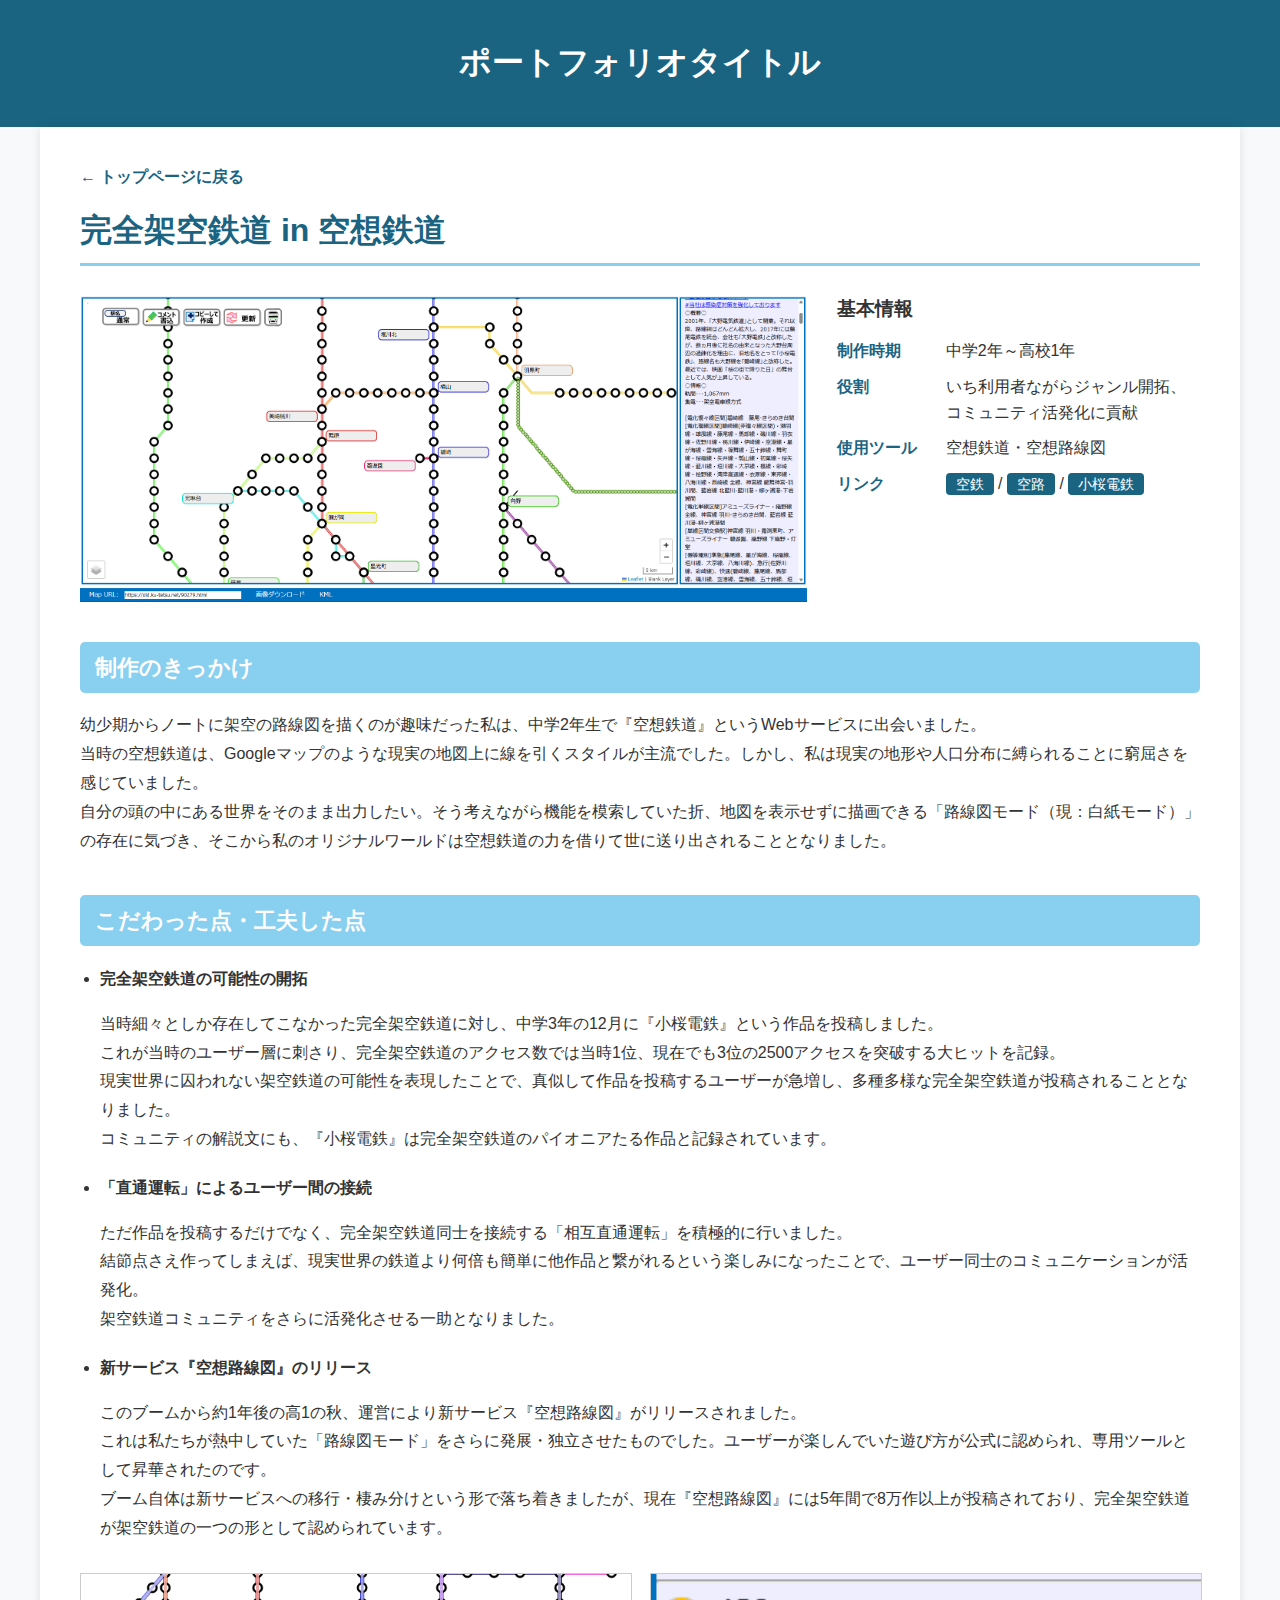
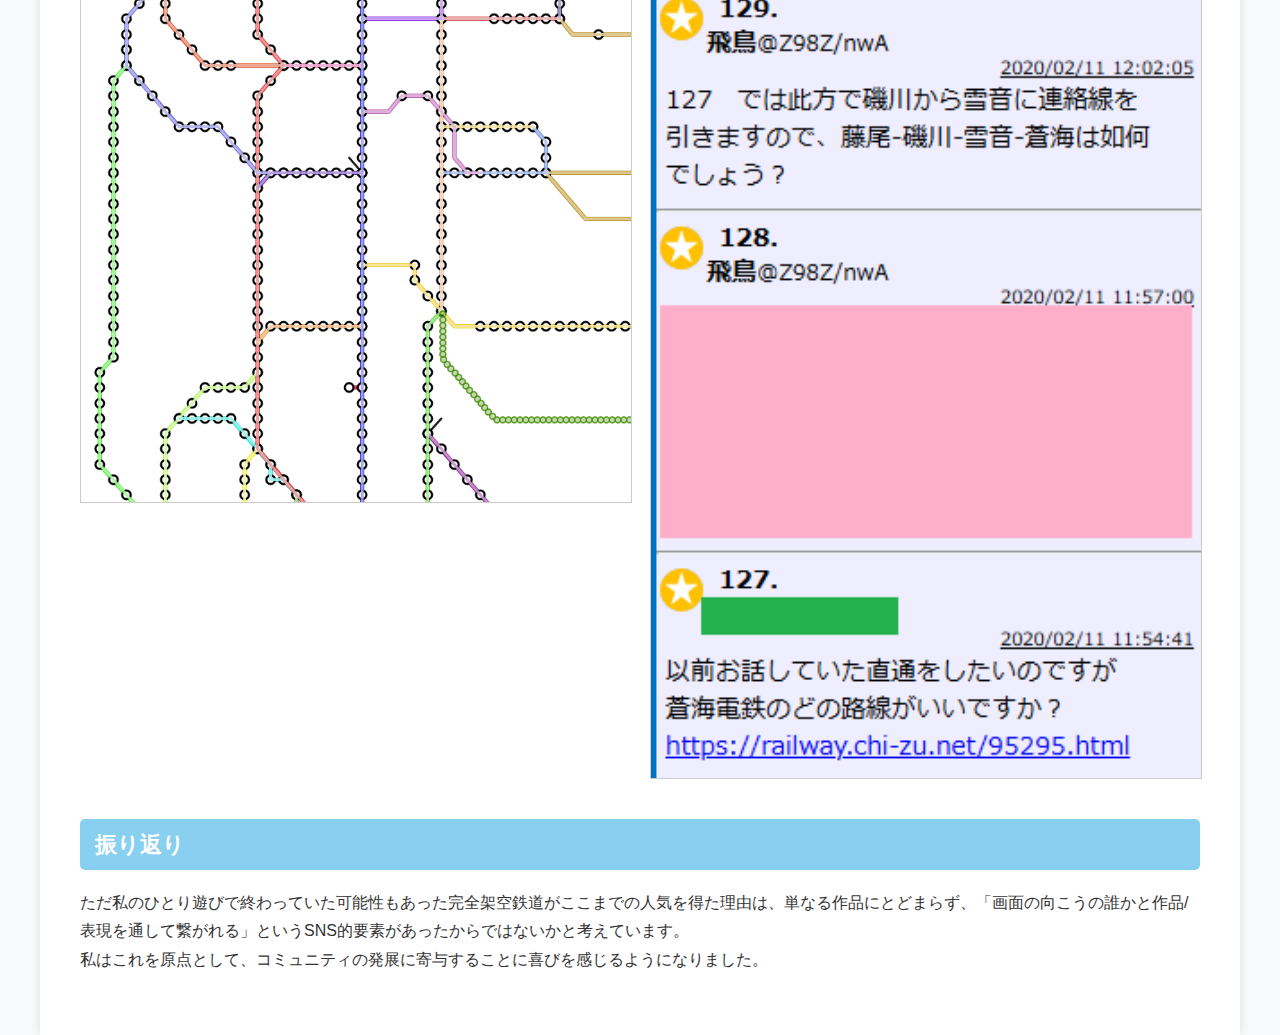
<file: detail1.html>
<!DOCTYPE html>
<html lang="ja">
<head>
    <meta charset="UTF-8">
    <meta name="viewport" content="width=device-width, initial-scale=1.0">
    <title>完全架空鉄道｜ポートフォリオ</title>
    <link rel="stylesheet" href="style.css">
</head>
<body>

    <header class="site-header">
        <div class="header-inner">
            <h1>ポートフォリオタイトル</h1>
        </div>
    </header>

    <div class="container detail-container">
        <main class="main-content">
            
            <div class="breadcrumb">
                <a href="index.html">← トップページに戻る</a>
            </div>

            <article class="project-detail">
                <h1 class="project-title">完全架空鉄道 in 空想鉄道</h1>
                
                <div class="detail-top">
                    <div class="main-image">
                        <img src="images/kutetsu_90279.png" alt="作品画像">
                    </div>
                    
                    <div class="info-table">
                        <h2>基本情報</h2>
                        <dl>
                            <dt>制作時期</dt><dd>中学2年～高校1年</dd>
                            <dt>役割</dt><dd>いち利用者ながらジャンル開拓、コミュニティ活発化に貢献</dd>
                            <dt>使用ツール</dt><dd>空想鉄道・空想路線図</dd>
                            <dt>リンク</dt>
                            <dd>
                                <a href="https://ku-tetsu.net/" target="_blank" class="external-link">空鉄</a> / 
                                <a href="https://chart.chi-zu.net/" target="_blank" class="external-link">空路</a> /
                                <a href="https://old.ku-tetsu.net/90279.html" target="_blank" class="external-link">小桜電鉄</a>
                            </dd>
                        </dl>
                    </div>
                </div>

                <div class="appeal-section">
                    <h2>制作のきっかけ</h2>
                    <p>
                        幼少期からノートに架空の路線図を描くのが趣味だった私は、中学2年生で『空想鉄道』というWebサービスに出会いました。<br>
                        当時の空想鉄道は、Googleマップのような現実の地図上に線を引くスタイルが主流でした。しかし、私は現実の地形や人口分布に縛られることに窮屈さを感じていました。<br>
                        自分の頭の中にある世界をそのまま出力したい。そう考えながら機能を模索していた折、地図を表示せずに描画できる「路線図モード（現：白紙モード）」の存在に気づき、そこから私のオリジナルワールドは空想鉄道の力を借りて世に送り出されることとなりました。<br>
                    </p>

                    <h2>こだわった点・工夫した点</h2>
                    <ul>
                        <li><strong>完全架空鉄道の可能性の開拓</strong></li>
                        <p>
                            当時細々としか存在してこなかった完全架空鉄道に対し、中学3年の12月に『小桜電鉄』という作品を投稿しました。<br>
                            これが当時のユーザー層に刺さり、完全架空鉄道のアクセス数では当時1位、現在でも3位の2500アクセスを突破する大ヒットを記録。<br>
                            現実世界に囚われない架空鉄道の可能性を表現したことで、真似して作品を投稿するユーザーが急増し、多種多様な完全架空鉄道が投稿されることとなりました。<br>
                            コミュニティの解説文にも、『小桜電鉄』は完全架空鉄道のパイオニアたる作品と記録されています。<br>
                        </p>
                        <li><strong>「直通運転」によるユーザー間の接続</strong></li>
                        <p>
                            ただ作品を投稿するだけでなく、完全架空鉄道同士を接続する「相互直通運転」を積極的に行いました。<br>
                            結節点さえ作ってしまえば、現実世界の鉄道より何倍も簡単に他作品と繋がれるという楽しみになったことで、ユーザー同士のコミュニケーションが活発化。<br>
                            架空鉄道コミュニティをさらに活発化させる一助となりました。<br>
                        </p>
                        <li><strong>新サービス『空想路線図』のリリース</strong></li>
                        <p>
                            このブームから約1年後の高1の秋、運営により新サービス『空想路線図』がリリースされました。<br>
                            これは私たちが熱中していた「路線図モード」をさらに発展・独立させたものでした。ユーザーが楽しんでいた遊び方が公式に認められ、専用ツールとして昇華されたのです。<br>
                            ブーム自体は新サービスへの移行・棲み分けという形で落ち着きましたが、現在『空想路線図』には5年間で8万作以上が投稿されており、完全架空鉄道が架空鉄道の一つの形として認められています。<br>
                        </p>
                    </ul>

                    <div class="sub-images">
                        <img src="images/kutetsu_kozakura.png" alt="小桜電鉄路線図(一部)">
                        <img src="images/kutetsu_service.png" alt="直通運転申し込み">
                    </div>

                    <h2>振り返り</h2>
                    <p>
                        ただ私のひとり遊びで終わっていた可能性もあった完全架空鉄道がここまでの人気を得た理由は、単なる作品にとどまらず、「画面の向こうの誰かと作品/表現を通して繋がれる」というSNS的要素があったからではないかと考えています。<br>
                        私はこれを原点として、コミュニティの発展に寄与することに喜びを感じるようになりました。<br>
                    </p>
                </div>

            </article>
        </main>
    </div>

</body>
</html>
</file>
<file: style.css>
/* 基本設定と変数の定義（色を後から変えやすくしています） */
:root {
    --primary-color: #1a6482; /* 濃い青（ヘッダー・作品等） */
    --accent-color: #89cff0;  /* 水色（サイドバー・帯等） */
    --bg-color: #f8f9fa;      /* サイト全体の背景色（薄いグレー） */
    --text-color: #333333;    /* 文字色 */
    --max-width: 1200px;      /* 最大幅 */
}

body {
    margin: 0;
    padding: 0;
    font-family: "Helvetica Neue", Arial, "Hiragino Kaku Gothic ProN", "Hiragino Sans", Meiryo, sans-serif;
    color: var(--text-color);
    background-color: var(--bg-color);
}

a { text-decoration: none; color: inherit; }
img { max-width: 100%; height: auto; display: block; }

/* ヘッダー */
.site-header {
    background-color: var(--primary-color);
    color: #fff;
    text-align: center;
    padding: 20px 0;
}

/* 全体のコンテナ（最大幅の制限と中央揃え） */
.container {
    max-width: var(--max-width);
    margin: 0 auto;
    display: flex;
    box-shadow: 0 0 10px rgba(0,0,0,0.1); /* 少し影をつけて紙っぽく */
    background-color: #fff;
    min-height: 100vh;
}

/* サイドバー */
.sidebar {
    width: 250px;
    background-color: var(--accent-color);
    padding: 20px;
    flex-shrink: 0; /* 縮まないように固定 */
}

.sidebar ul {
    list-style: none;
    padding: 0;
}

.sidebar li {
    margin-bottom: 10px;
}

.sidebar a {
    display: block;
    padding: 10px;
    background-color: rgba(255,255,255,0.5);
    border-radius: 5px;
    font-weight: bold;
    transition: 0.2s;
}

.sidebar a:hover {
    background-color: #fff;
    color: var(--primary-color);
}

/* メインコンテンツ */
.main-content {
    flex-grow: 1;
    padding: 40px;
    box-sizing: border-box;
}

/* 青い帯（カテゴリタイトル） */
.category-title {
    background: linear-gradient(to right, #89cff0, #6bb9e0); /* 少しグラデーションにしてリッチに */
    color: #333;
    padding: 10px 20px;
    border-radius: 8px;
    font-size: 1.1rem;
    margin-bottom: 20px;
    position: relative;
    padding-left: 35px;
}

.category-title::before {
    content: "●";
    position: absolute;
    left: 15px;
    color: #333;
}

/* 作品グリッド（PC時は3列） */
.grid-container {
    display: grid;
    grid-template-columns: repeat(3, 1fr);
    gap: 20px;
    margin-bottom: 50px; /* カテゴリ間の余白 */
}

/* 作品カード */
.work-card {
    display: block;
    transition: transform 0.2s;

    width: 85%;      /* 85%くらいのサイズにする */
    margin: 0 auto;
}

.work-card:hover {
    transform: translateY(-5px); /* マウスオンで少し浮く */
}

.thumbnail {
    background-color: var(--bg-color);
    aspect-ratio: 1 / 1;
    overflow: hidden;
    border: 1px solid #333; /* 画像の枠線 */
}

.thumbnail img {
    width: 100%;
    height: 100%;
    object-fit: cover;
    transition: 0.3s;
}

.work-card:hover .thumbnail img {
    transform: scale(1.05); /* マウスオンで画像ズーム */
}

.work-title {
    text-align: center;
    font-size: 1rem;
    margin-top: 10px;
    color: #333;
}

/* =========================================================
   スマホ・タブレット対応 (画面幅 768px 以下)
   ========================================================= */
@media screen and (max-width: 768px) {
    /* サイドバーを上に移動 */
    .container {
        flex-direction: column;
    }

    .sidebar {
        width: 100%;
        box-sizing: border-box;
    }

    .main-content {
        padding: 20px;
    }

    /* 作品グリッドを縦1列に */
    .grid-container {
        grid-template-columns: 1fr;
    }
}

/* =========================================================
   詳細ページ用 (detail.html)
   ========================================================= */

/* パンくずリスト */
.breadcrumb { margin-bottom: 20px; }
.breadcrumb a { color: var(--primary-color); font-weight: bold; }
.breadcrumb a:hover { text-decoration: underline; }

/* タイトル */
.project-title {
    font-size: 2rem;
    color: var(--primary-color);
    border-bottom: 3px solid var(--accent-color);
    padding-bottom: 10px;
    margin-bottom: 30px;
}

/* 上部（画像と基本情報）のレイアウト */
.detail-top {
    display: flex;
    gap: 30px;
    margin-bottom: 40px;
}

.main-image { flex: 2; }
.info-table { flex: 1; }

/* 基本情報テーブル */
.info-table h2 { font-size: 1.2rem; margin-top: 0; }
.info-table dl { display: flex; flex-wrap: wrap; line-height: 1.6; }
.info-table dt { width: 30%; font-weight: bold; color: var(--primary-color); margin-bottom: 10px; }
.info-table dd { width: 70%; margin: 0 0 10px 0; }

.external-link {
    color: #fff;
    background-color: var(--primary-color);
    padding: 3px 10px;
    border-radius: 4px;
    font-size: 0.9em;
}

/* アピールセクション */
.appeal-section h2 {
    font-size: 1.4rem;
    background-color: var(--accent-color);
    color: #fff;
    padding: 10px 15px;
    border-radius: 5px;
    margin-top: 40px;
}

.appeal-section p { line-height: 1.8; margin-bottom: 20px; }
.appeal-section ul { line-height: 1.8; padding-left: 20px; }
.appeal-section li { margin-bottom: 15px; }

/* 補足画像（横並び） */
.sub-images {
    display: grid;                  
    grid-template-columns: 1fr 1fr; /* 「1fr 1fr」で画面をきっちり2等分 */
    gap: 20px;                      
    width: 100%;                    
    margin: 30px 0;
}
.sub-images img {
    width: 100%;
    height: auto;
    border: 1px solid #ccc; 
    display: block;
}

/* スマホ対応（縦並びに変更） */
@media screen and (max-width: 768px) {
    .detail-top { flex-direction: column; }
    .info-table dl { display: block; }
    .info-table dt { width: 100%; }
    .info-table dd { width: 100%; margin-bottom: 15px; }
    .sub-images { grid-template-columns: 1fr; }
}
</file>
